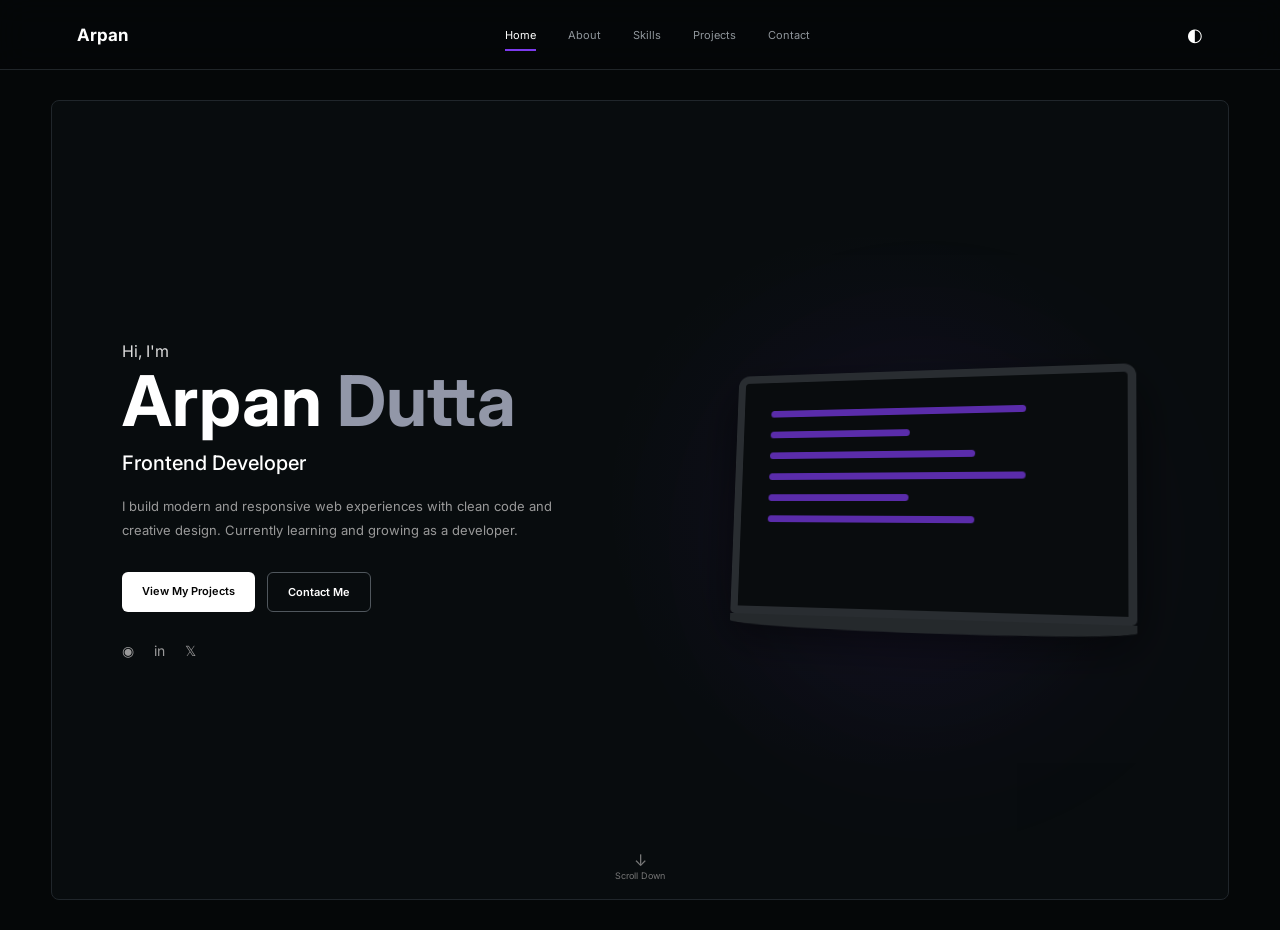
<file: index.html>
<!DOCTYPE html>
<html lang="en">

<head>
    <meta charset="UTF-8">
    <meta name="viewport" content="width=device-width, initial-scale=1.0">

    <title>Arpan | Frontend Developer</title>

    <link rel="stylesheet" href="style.css">

    <link
        href="https://fonts.googleapis.com/css2?family=Inter:wght@400;500;600;700&display=swap"
        rel="stylesheet">
</head>

<body>

    <!-- NAVBAR -->

    <header class="navbar">

        <a href="index.html" class="logo">
            Arpan
        </a>

        <nav>
            <a href="index.html" class="active">Home</a>
            <a href="about.html">About</a>
            <a href="skills.html">Skills</a>
            <a href="projects.html">Projects</a>
            <a href="contact.html">Contact</a>
        </nav>

        <div class="theme-icon">
            ◐
        </div>

    </header>


    <!-- HOME -->

    <main>

        <section class="home">

            <div class="home-content">

                <p class="intro">
                    Hi, I'm
                </p>

                <h1>
                    Arpan <span>Dutta</span>
                </h1>

                <h2>
                    Frontend Developer
                </h2>

                <p class="home-description">
                    I build modern and responsive web experiences
                    with clean code and creative design.
                    Currently learning and growing as a developer.
                </p>


                <div class="home-buttons">

                    <a href="projects.html" class="btn primary-btn">
                        View My Projects
                    </a>

                    <a href="contact.html" class="btn secondary-btn">
                        Contact Me
                    </a>

                </div>


                <div class="social-links">

                    <a href="#">◉</a>
                    <a href="#">in</a>
                    <a href="#">𝕏</a>

                </div>

            </div>


            <!-- LAPTOP -->

            <div class="home-visual">

                <div class="glow"></div>

                <div class="laptop">

                    <div class="laptop-screen">

                        <div class="code-line"></div>
                        <div class="code-line short"></div>
                        <div class="code-line medium"></div>
                        <div class="code-line"></div>
                        <div class="code-line short"></div>
                        <div class="code-line medium"></div>

                    </div>

                    <div class="laptop-base"></div>

                </div>

            </div>


            <div class="scroll-down">
                ↓
                <small>Scroll Down</small>
            </div>

        </section>

    </main>

</body>

</html>
</file>
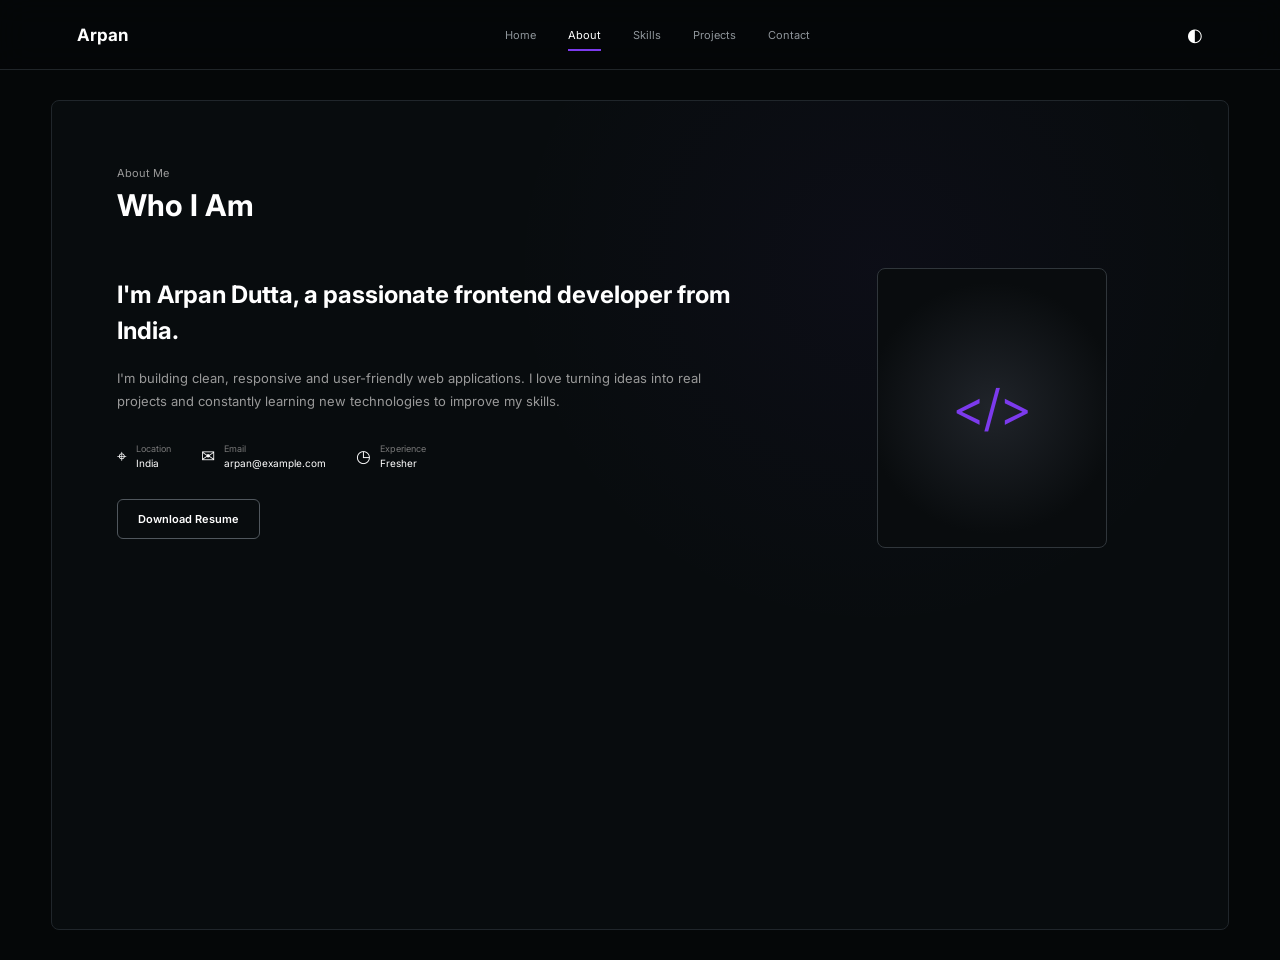
<file: about.html>
<!DOCTYPE html>
<html lang="en">

<head>

    <meta charset="UTF-8">
    <meta name="viewport" content="width=device-width, initial-scale=1.0">

    <title>About | Arpan</title>

    <link rel="stylesheet" href="style.css">

    <link
        href="https://fonts.googleapis.com/css2?family=Inter:wght@400;500;600;700&display=swap"
        rel="stylesheet">

</head>

<body>

    <!-- NAVBAR -->

    <header class="navbar">

        <a href="index.html" class="logo">
            Arpan
        </a>

        <nav>

            <a href="index.html">Home</a>

            <a href="about.html" class="active">
                About
            </a>

            <a href="skills.html">
                Skills
            </a>

            <a href="projects.html">
                Projects
            </a>

            <a href="contact.html">
                Contact
            </a>

        </nav>

        <div class="theme-icon">
            ◐
        </div>

    </header>


    <!-- ABOUT -->

    <main>

        <section class="page-section">

            <div class="section-heading">

                <p>
                    About Me
                </p>

                <h1>
                    Who I Am
                </h1>

            </div>


            <div class="about-container">


                <div class="about-content">

                    <h2>
                        I'm Arpan Dutta, a passionate
                        frontend developer from India.
                    </h2>

                    <p>
                        I'm building clean, responsive and
                        user-friendly web applications.
                        I love turning ideas into real projects
                        and constantly learning new technologies
                        to improve my skills.
                    </p>


                    <div class="about-details">


                        <div class="detail">

                            <span>⌖</span>

                            <div>
                                <small>Location</small>
                                <p>India</p>
                            </div>

                        </div>


                        <div class="detail">

                            <span>✉</span>

                            <div>
                                <small>Email</small>
                                <p>arpan@example.com</p>
                            </div>

                        </div>


                        <div class="detail">

                            <span>◷</span>

                            <div>
                                <small>Experience</small>
                                <p>Fresher</p>
                            </div>

                        </div>

                    </div>


                    <a href="#" class="btn secondary-btn">
                        Download Resume
                    </a>

                </div>


                <div class="profile-card">

                    <div class="profile-placeholder">
                        &lt;/&gt;
                    </div>

                </div>

            </div>

        </section>

    </main>

</body>

</html>
</file>
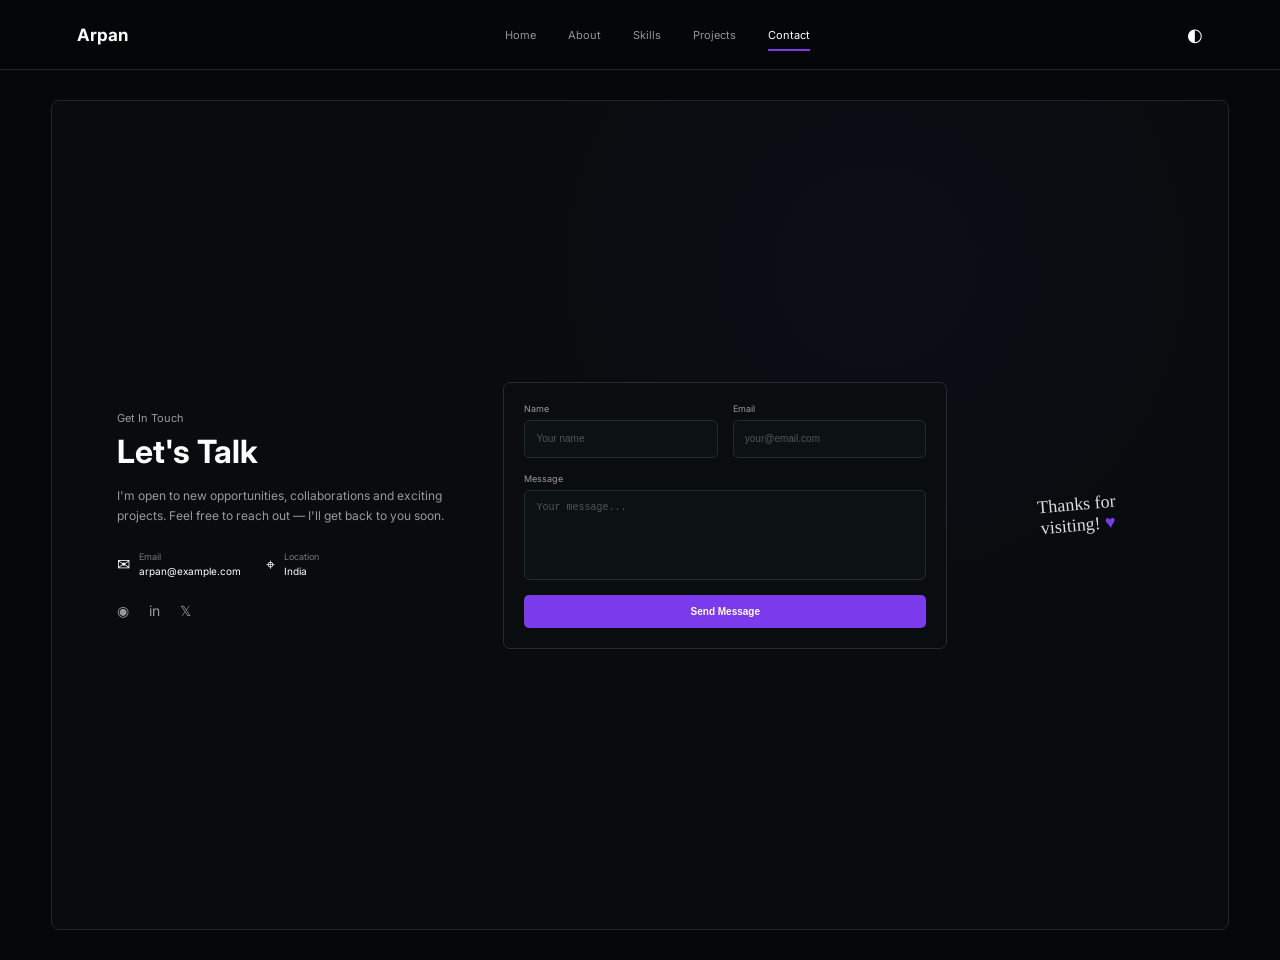
<file: contact.html>
<!DOCTYPE html>
<html lang="en">

<head>

    <meta charset="UTF-8">
    <meta name="viewport" content="width=device-width, initial-scale=1.0">

    <title>Contact | Arpan</title>

    <link rel="stylesheet" href="style.css">

    <link
        href="https://fonts.googleapis.com/css2?family=Inter:wght@400;500;600;700&display=swap"
        rel="stylesheet">

</head>

<body>

    <!-- NAVBAR -->

    <header class="navbar">

        <a href="index.html" class="logo">
            Arpan
        </a>

        <nav>

            <a href="index.html">
                Home
            </a>

            <a href="about.html">
                About
            </a>

            <a href="skills.html">
                Skills
            </a>

            <a href="projects.html">
                Projects
            </a>

            <a href="contact.html" class="active">
                Contact
            </a>

        </nav>

        <div class="theme-icon">
            ◐
        </div>

    </header>


    <!-- CONTACT -->

    <main>

        <section class="page-section contact-page">


            <!-- LEFT -->

            <div class="contact-left">

                <p class="section-small">
                    Get In Touch
                </p>

                <h1>
                    Let's Talk
                </h1>

                <p class="contact-description">
                    I'm open to new opportunities, collaborations
                    and exciting projects. Feel free to reach out —
                    I'll get back to you soon.
                </p>


                <div class="contact-info">


                    <div class="info-item">

                        <span>✉</span>

                        <div>

                            <small>
                                Email
                            </small>

                            <p>
                                arpan@example.com
                            </p>

                        </div>

                    </div>


                    <div class="info-item">

                        <span>⌖</span>

                        <div>

                            <small>
                                Location
                            </small>

                            <p>
                                India
                            </p>

                        </div>

                    </div>


                </div>


                <div class="social-links">

                    <a href="#">◉</a>

                    <a href="#">in</a>

                    <a href="#">𝕏</a>

                </div>

            </div>


            <!-- FORM -->

            <div class="contact-form">

                <form>

                    <div class="form-row">


                        <div class="form-group">

                            <label for="name">
                                Name
                            </label>

                            <input
                                type="text"
                                id="name"
                                placeholder="Your name"
                            >

                        </div>


                        <div class="form-group">

                            <label for="email">
                                Email
                            </label>

                            <input
                                type="email"
                                id="email"
                                placeholder="your@email.com"
                            >

                        </div>


                    </div>


                    <div class="form-group">

                        <label for="message">
                            Message
                        </label>

                        <textarea
                            id="message"
                            placeholder="Your message..."
                        ></textarea>

                    </div>


                    <button type="submit">
                        Send Message
                    </button>

                </form>

            </div>


            <!-- RIGHT -->

            <div class="contact-thanks">

                <p>
                    Thanks for<br>
                    visiting! <span>♥</span>
                </p>

            </div>


        </section>

    </main>

</body>

</html>
</file>
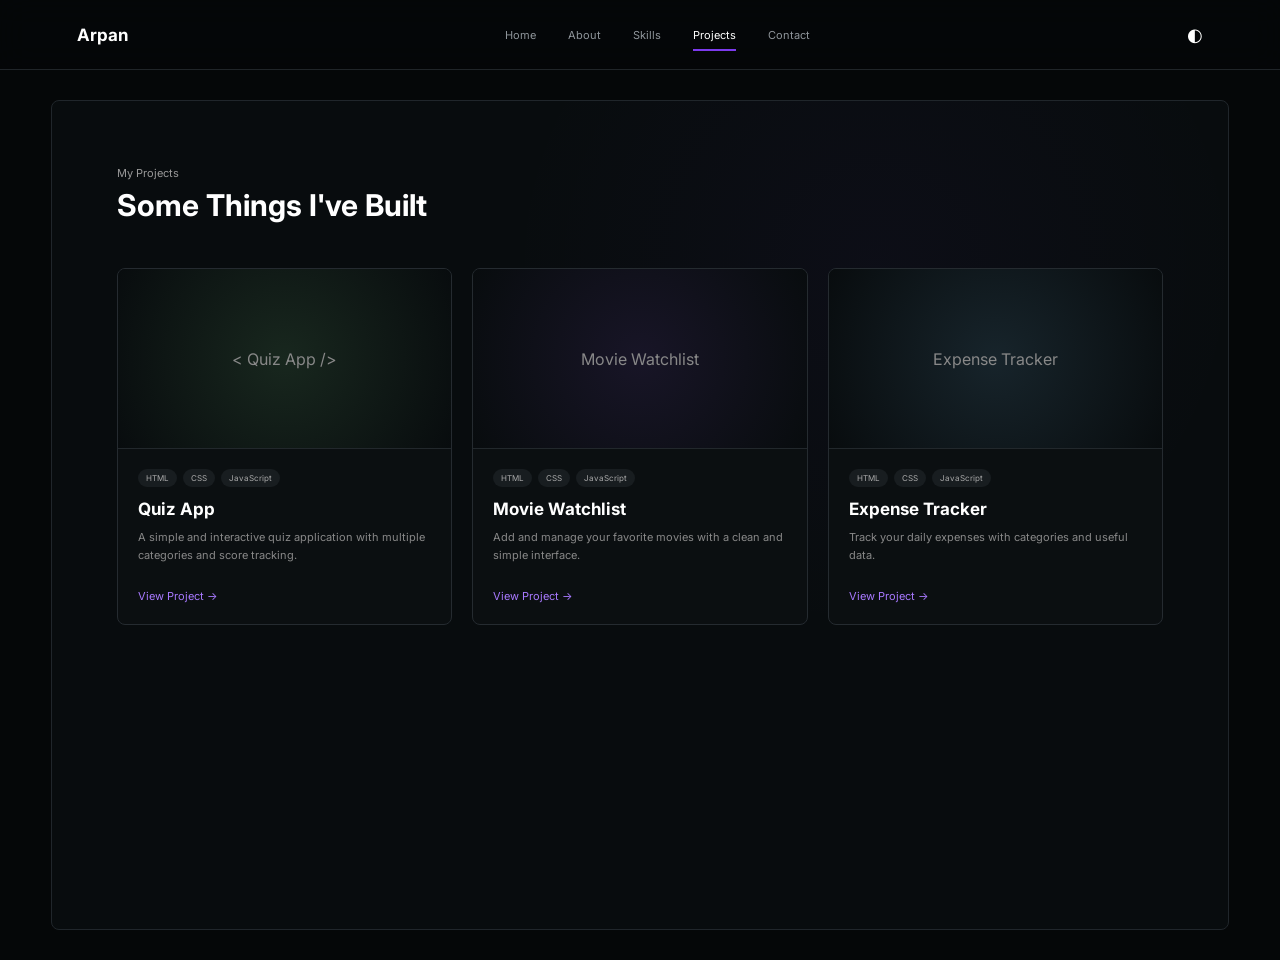
<file: projects.html>
<!DOCTYPE html>
<html lang="en">

<head>

    <meta charset="UTF-8">
    <meta name="viewport" content="width=device-width, initial-scale=1.0">

    <title>Projects | Arpan</title>

    <link rel="stylesheet" href="style.css">

    <link
        href="https://fonts.googleapis.com/css2?family=Inter:wght@400;500;600;700&display=swap"
        rel="stylesheet">

</head>

<body>

    <!-- NAVBAR -->

    <header class="navbar">

        <a href="index.html" class="logo">
            Arpan
        </a>

        <nav>

            <a href="index.html">
                Home
            </a>

            <a href="about.html">
                About
            </a>

            <a href="skills.html">
                Skills
            </a>

            <a href="projects.html" class="active">
                Projects
            </a>

            <a href="contact.html">
                Contact
            </a>

        </nav>

        <div class="theme-icon">
            ◐
        </div>

    </header>


    <!-- PROJECTS -->

    <main>

        <section class="page-section">

            <div class="section-heading">

                <p>
                    My Projects
                </p>

                <h1>
                    Some Things I've Built
                </h1>

            </div>


            <div class="projects-grid">


                <!-- QUIZ -->

                <article class="project-card">

                    <div class="project-image quiz-image">

                        <span>
                            &lt; Quiz App /&gt;
                        </span>

                    </div>


                    <div class="project-content">

                        <div class="project-tags">

                            <span>HTML</span>
                            <span>CSS</span>
                            <span>JavaScript</span>

                        </div>

                        <h2>
                            Quiz App
                        </h2>

                        <p>
                            A simple and interactive quiz
                            application with multiple categories
                            and score tracking.
                        </p>

                        <a href="#">
                            View Project →
                        </a>

                    </div>

                </article>


                <!-- MOVIE -->

                <article class="project-card">

                    <div class="project-image movie-image">

                        <span>
                            Movie Watchlist
                        </span>

                    </div>


                    <div class="project-content">

                        <div class="project-tags">

                            <span>HTML</span>
                            <span>CSS</span>
                            <span>JavaScript</span>

                        </div>

                        <h2>
                            Movie Watchlist
                        </h2>

                        <p>
                            Add and manage your favorite movies
                            with a clean and simple interface.
                        </p>

                        <a href="#">
                            View Project →
                        </a>

                    </div>

                </article>


                <!-- EXPENSE -->

                <article class="project-card">

                    <div class="project-image expense-image">

                        <span>
                            Expense Tracker
                        </span>

                    </div>


                    <div class="project-content">

                        <div class="project-tags">

                            <span>HTML</span>
                            <span>CSS</span>
                            <span>JavaScript</span>

                        </div>

                        <h2>
                            Expense Tracker
                        </h2>

                        <p>
                            Track your daily expenses with
                            categories and useful data.
                        </p>

                        <a href="#">
                            View Project →
                        </a>

                    </div>

                </article>


            </div>

        </section>

    </main>

</body>

</html>
</file>
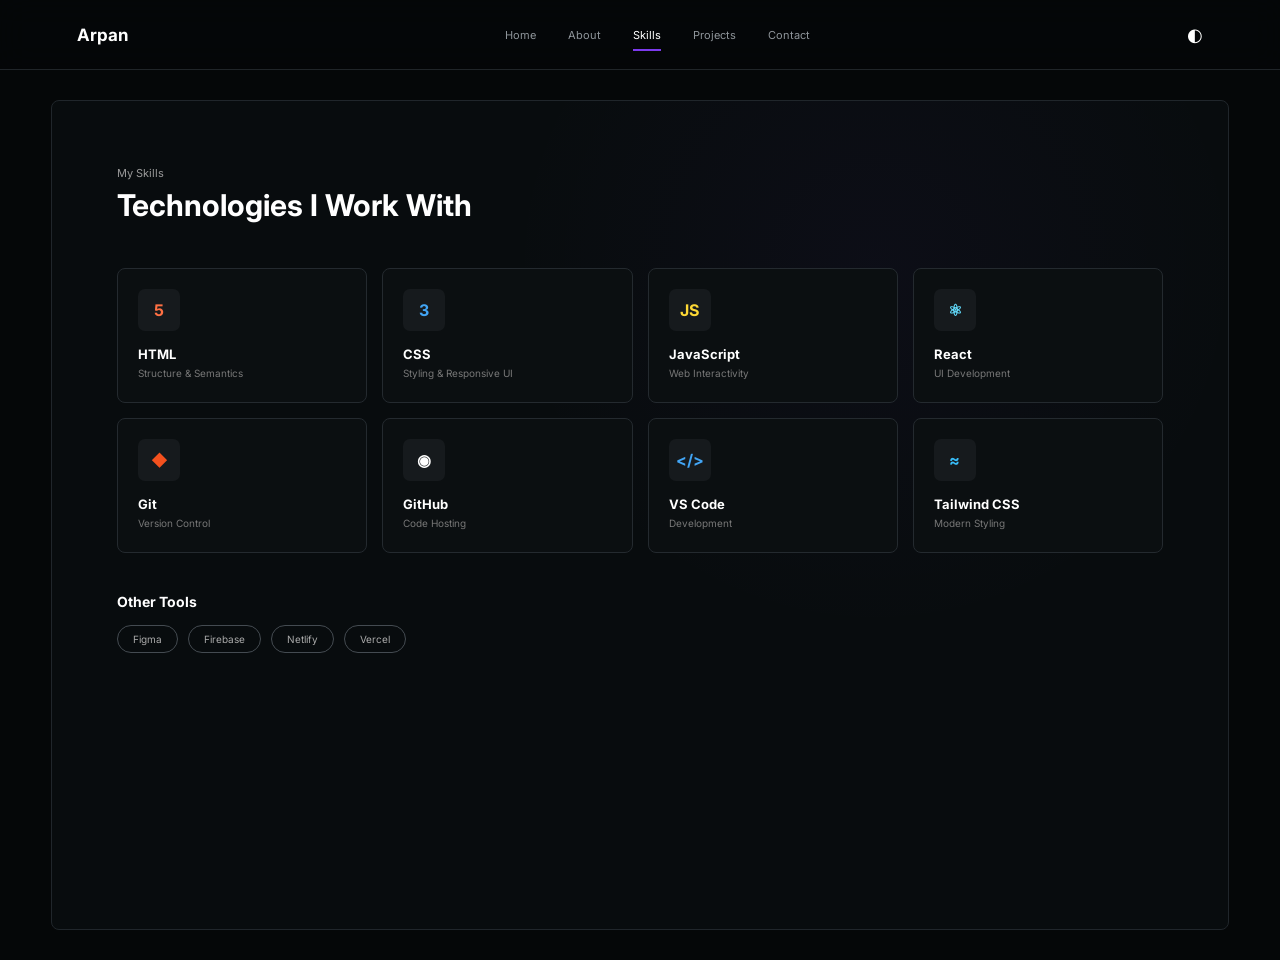
<file: skills.html>
<!DOCTYPE html>
<html lang="en">

<head>

    <meta charset="UTF-8">
    <meta name="viewport" content="width=device-width, initial-scale=1.0">

    <title>Skills | Arpan</title>

    <link rel="stylesheet" href="style.css">

    <link
        href="https://fonts.googleapis.com/css2?family=Inter:wght@400;500;600;700&display=swap"
        rel="stylesheet">

</head>

<body>

    <!-- NAVBAR -->

    <header class="navbar">

        <a href="index.html" class="logo">
            Arpan
        </a>

        <nav>

            <a href="index.html">Home</a>

            <a href="about.html">About</a>

            <a href="skills.html" class="active">
                Skills
            </a>

            <a href="projects.html">
                Projects
            </a>

            <a href="contact.html">
                Contact
            </a>

        </nav>

        <div class="theme-icon">
            ◐
        </div>

    </header>


    <!-- SKILLS -->

    <main>

        <section class="page-section">

            <div class="section-heading">

                <p>
                    My Skills
                </p>

                <h1>
                    Technologies I Work With
                </h1>

            </div>


            <div class="skills-grid">


                <div class="skill-card">

                    <div class="skill-icon html">
                        5
                    </div>

                    <h3>
                        HTML
                    </h3>

                    <p>
                        Structure & Semantics
                    </p>

                </div>


                <div class="skill-card">

                    <div class="skill-icon css">
                        3
                    </div>

                    <h3>
                        CSS
                    </h3>

                    <p>
                        Styling & Responsive UI
                    </p>

                </div>


                <div class="skill-card">

                    <div class="skill-icon javascript">
                        JS
                    </div>

                    <h3>
                        JavaScript
                    </h3>

                    <p>
                        Web Interactivity
                    </p>

                </div>


                <div class="skill-card">

                    <div class="skill-icon react">
                        ⚛
                    </div>

                    <h3>
                        React
                    </h3>

                    <p>
                        UI Development
                    </p>

                </div>


                <div class="skill-card">

                    <div class="skill-icon git">
                        ◆
                    </div>

                    <h3>
                        Git
                    </h3>

                    <p>
                        Version Control
                    </p>

                </div>


                <div class="skill-card">

                    <div class="skill-icon github">
                        ◉
                    </div>

                    <h3>
                        GitHub
                    </h3>

                    <p>
                        Code Hosting
                    </p>

                </div>


                <div class="skill-card">

                    <div class="skill-icon vscode">
                        &lt;/&gt;
                    </div>

                    <h3>
                        VS Code
                    </h3>

                    <p>
                        Development
                    </p>

                </div>


                <div class="skill-card">

                    <div class="skill-icon tailwind">
                        ≈
                    </div>

                    <h3>
                        Tailwind CSS
                    </h3>

                    <p>
                        Modern Styling
                    </p>

                </div>

            </div>


            <!-- OTHER TOOLS -->

            <div class="other-tools">

                <h3>
                    Other Tools
                </h3>

                <div class="tool-list">

                    <span>Figma</span>
                    <span>Firebase</span>
                    <span>Netlify</span>
                    <span>Vercel</span>

                </div>

            </div>

        </section>

    </main>

</body>

</html>
</file>
<file: style.css>
/* =========================================
   RESET
========================================= */

* {
    margin: 0;
    padding: 0;
    box-sizing: border-box;
}

html {
    scroll-behavior: smooth;
}

body {
    background: #050708;
    color: #ffffff;
    font-family: "Inter", sans-serif;
    overflow-x: hidden;
}

a {
    text-decoration: none;
    color: inherit;
}


/* =========================================
   NAVBAR
========================================= */

.navbar {
    position: sticky;
    top: 0;
    z-index: 1000;

    height: 70px;

    padding: 0 6%;

    display: flex;
    align-items: center;
    justify-content: space-between;

    background: rgba(5, 7, 8, 0.88);

    border-bottom: 1px solid #202529;

    backdrop-filter: blur(15px);
}

.logo {
    font-size: 17px;
    font-weight: 700;

    transition: 0.3s;
}

.logo:hover {
    color: #a879ff;
}

.navbar nav {
    display: flex;
    gap: 32px;
}

.navbar nav a {
    position: relative;

    color: #8f959b;

    font-size: 11px;

    transition: 0.3s;
}

.navbar nav a:hover,
.navbar nav a.active {
    color: #ffffff;
}

.navbar nav a::after {
    content: "";

    position: absolute;

    width: 0;
    height: 2px;

    left: 50%;
    bottom: -9px;

    background: #7c3aed;

    transition: 0.3s;
}

.navbar nav a:hover::after,
.navbar nav a.active::after {
    width: 100%;
    left: 0;
}

.theme-icon {
    font-size: 18px;

    color: #ffffff;

    cursor: pointer;

    transition: 0.3s;
}

.theme-icon:hover {
    color: #7c3aed;

    transform: rotate(30deg);
}


/* =========================================
   COMMON PAGE
========================================= */

.page-section {
    width: 92%;
    max-width: 1200px;

    min-height: calc(100vh - 70px);

    margin: 30px auto;

    padding: 65px;

    border: 1px solid #20262b;

    border-radius: 8px;

    background:
        radial-gradient(
            circle at 70% 20%,
            rgba(124, 58, 237, 0.04),
            transparent 35%
        ),
        #080c0e;

    animation: pageEnter 0.7s ease;
}

.section-heading {
    margin-bottom: 45px;
}

.section-heading p,
.section-small {
    color: #999999;

    font-size: 11px;

    margin-bottom: 7px;
}

.section-heading h1 {
    font-size: 30px;
}


/* =========================================
   HOME
========================================= */

.home {
    width: 92%;
    max-width: 1250px;

    min-height: calc(100vh - 100px);

    margin: 30px auto;

    padding: 70px;

    position: relative;

    display: flex;
    align-items: center;
    justify-content: space-between;

    border: 1px solid #20262b;

    border-radius: 8px;

    overflow: hidden;

    background:
        radial-gradient(
            circle at 70% 50%,
            rgba(124, 58, 237, 0.05),
            transparent 30%
        ),
        #080c0e;
}

.home-content {
    width: 50%;

    animation: slideLeft 0.9s ease;
}

.intro {
    color: #dddddd;

    font-size: 16px;

    margin-bottom: 5px;
}

.home h1 {
    font-size: clamp(45px, 6vw, 70px);

    line-height: 1;

    margin-bottom: 15px;
}

.home h1 span {
    color: #9297a8;
}

.home h2 {
    font-size: 20px;

    font-weight: 500;

    margin-bottom: 20px;
}

.home-description {
    max-width: 430px;

    color: #999999;

    font-size: 13px;

    line-height: 1.8;

    margin-bottom: 30px;
}

.home-buttons {
    display: flex;

    gap: 12px;

    margin-bottom: 30px;
}

.btn {
    padding: 12px 20px;

    border-radius: 6px;

    font-size: 11px;

    font-weight: 600;

    display: inline-block;

    transition: 0.3s;
}

.primary-btn {
    background: #ffffff;

    color: #050505;
}

.primary-btn:hover {
    transform: translateY(-3px);

    box-shadow:
        0 10px 30px rgba(255,255,255,0.12);
}

.secondary-btn {
    border: 1px solid #50575d;

    color: #ffffff;
}

.secondary-btn:hover {
    border-color: #7c3aed;

    transform: translateY(-3px);
}

.social-links {
    display: flex;

    gap: 20px;
}

.social-links a {
    color: #999999;

    font-size: 14px;

    transition: 0.3s;
}

.social-links a:hover {
    color: #7c3aed;

    transform: translateY(-4px);
}


/* =========================================
   LAPTOP
========================================= */

.home-visual {
    width: 45%;

    display: flex;

    justify-content: center;

    animation: floating 5s ease-in-out infinite;
}

.glow {
    position: absolute;

    width: 350px;
    height: 350px;

    border-radius: 50%;

    background: #7c3aed;

    opacity: 0.06;

    filter: blur(100px);
}

.laptop {
    width: 410px;

    position: relative;

    transform:
        perspective(800px)
        rotateY(-12deg)
        rotateX(5deg);
}

.laptop-screen {
    height: 250px;

    padding: 30px;

    border: 8px solid #292d31;

    border-radius: 12px 12px 5px 5px;

    background: #090c0e;

    box-shadow:
        0 20px 50px rgba(0,0,0,0.6);
}

.laptop-base {
    height: 14px;

    background: #25292c;

    border-radius: 0 0 50% 50%;
}

.code-line {
    width: 80%;

    height: 7px;

    margin-bottom: 15px;

    border-radius: 10px;

    background: #7c3aed;

    opacity: 0.7;

    animation: blink 2s infinite;
}

.code-line.short {
    width: 45%;
}

.code-line.medium {
    width: 65%;
}

.scroll-down {
    position: absolute;

    bottom: 18px;

    left: 50%;

    transform: translateX(-50%);

    color: #777777;

    text-align: center;

    animation: bounce 2s infinite;
}

.scroll-down small {
    display: block;

    font-size: 9px;
}


/* =========================================
   ABOUT
========================================= */

.about-container {
    display: grid;

    grid-template-columns: 1.3fr 0.7fr;

    gap: 70px;

    align-items: center;
}

.about-content h2 {
    max-width: 650px;

    font-size: 24px;

    line-height: 1.5;

    margin-bottom: 18px;
}

.about-content > p {
    max-width: 650px;

    color: #999999;

    font-size: 13px;

    line-height: 1.8;

    margin-bottom: 30px;
}

.about-details {
    display: flex;

    gap: 30px;

    margin-bottom: 30px;
}

.detail {
    display: flex;

    align-items: center;

    gap: 9px;
}

.detail > span {
    font-size: 17px;
}

.detail small {
    display: block;

    color: #777777;

    font-size: 9px;

    margin-bottom: 3px;
}

.detail p {
    font-size: 10px;
}

.profile-card {
    display: flex;

    justify-content: center;
}

.profile-placeholder {
    width: 230px;
    height: 280px;

    display: flex;

    align-items: center;
    justify-content: center;

    border: 1px solid #30363b;

    border-radius: 8px;

    background:
        radial-gradient(
            circle,
            #20242a,
            #090c0e 70%
        );

    color: #7c3aed;

    font-size: 50px;

    transition: 0.5s;
}

.profile-placeholder:hover {
    transform: scale(1.04);

    border-color: #7c3aed;

    box-shadow:
        0 15px 50px rgba(124,58,237,0.12);
}


/* =========================================
   SKILLS
========================================= */

.skills-grid {
    display: grid;

    grid-template-columns:
        repeat(4, 1fr);

    gap: 15px;
}

.skill-card {
    min-height: 135px;

    padding: 20px;

    border: 1px solid #242a2f;

    border-radius: 8px;

    background: #0b0f11;

    transition: 0.35s;
}

.skill-card:hover {
    transform: translateY(-8px);

    border-color: #7c3aed;

    box-shadow:
        0 12px 35px rgba(0,0,0,0.3);
}

.skill-icon {
    width: 42px;
    height: 42px;

    display: flex;

    align-items: center;
    justify-content: center;

    margin-bottom: 15px;

    border-radius: 7px;

    background: #161a1d;

    font-weight: 700;
}

.skill-card h3 {
    font-size: 13px;

    margin-bottom: 5px;
}

.skill-card p {
    color: #777777;

    font-size: 10px;
}

.html {
    color: #ff7043;
}

.css {
    color: #42a5f5;
}

.javascript {
    color: #fdd835;
}

.react {
    color: #61dafb;
}

.git {
    color: #f4511e;
}

.github {
    color: white;
}

.vscode {
    color: #42a5f5;
}

.tailwind {
    color: #38bdf8;
}

.other-tools {
    margin-top: 40px;
}

.other-tools h3 {
    font-size: 14px;

    margin-bottom: 15px;
}

.tool-list {
    display: flex;

    flex-wrap: wrap;

    gap: 10px;
}

.tool-list span {
    padding: 7px 15px;

    border: 1px solid #444b51;

    border-radius: 20px;

    color: #aaaaaa;

    font-size: 10px;

    transition: 0.3s;
}

.tool-list span:hover {
    border-color: #7c3aed;

    color: #ffffff;

    transform: translateY(-3px);
}


/* =========================================
   PROJECTS
========================================= */

.projects-grid {
    display: grid;

    grid-template-columns:
        repeat(3, 1fr);

    gap: 20px;
}

.project-card {
    overflow: hidden;

    border: 1px solid #252b30;

    border-radius: 8px;

    background: #0b0f11;

    transition: 0.4s;
}

.project-card:hover {
    transform: translateY(-9px);

    border-color: #7c3aed;

    box-shadow:
        0 15px 40px rgba(0,0,0,0.4);
}

.project-image {
    height: 180px;

    display: flex;

    align-items: center;
    justify-content: center;

    color: #888888;

    border-bottom: 1px solid #22282c;

    transition: 0.4s;
}

.project-card:hover .project-image {
    transform: scale(1.03);
}

.quiz-image {
    background:
        radial-gradient(
            circle,
            #18271e,
            #080c0e
        );
}

.movie-image {
    background:
        radial-gradient(
            circle,
            #181527,
            #080c0e
        );
}

.expense-image {
    background:
        radial-gradient(
            circle,
            #17242b,
            #080c0e
        );
}

.project-content {
    padding: 20px;
}

.project-tags {
    display: flex;

    gap: 6px;

    margin-bottom: 12px;
}

.project-tags span {
    padding: 4px 8px;

    border-radius: 10px;

    background: #181d20;

    color: #aaaaaa;

    font-size: 8px;
}

.project-content h2 {
    font-size: 17px;

    margin-bottom: 10px;
}

.project-content p {
    color: #888888;

    font-size: 11px;

    line-height: 1.6;

    margin-bottom: 20px;
}

.project-content a {
    color: #a879ff;

    font-size: 11px;

    transition: 0.3s;
}

.project-content a:hover {
    color: #ffffff;

    margin-left: 4px;
}


/* =========================================
   CONTACT
========================================= */

.contact-page {
    display: grid;

    grid-template-columns:
        1fr 1.3fr 0.5fr;

    gap: 45px;

    align-items: center;
}

.contact-left h1 {
    font-size: 32px;

    margin-bottom: 15px;
}

.contact-description {
    max-width: 350px;

    color: #999999;

    font-size: 12px;

    line-height: 1.7;

    margin-bottom: 25px;
}

.contact-info {
    display: flex;

    gap: 25px;

    margin-bottom: 25px;
}

.info-item {
    display: flex;

    align-items: center;

    gap: 9px;
}

.info-item > span {
    font-size: 16px;
}

.info-item small {
    display: block;

    color: #777777;

    font-size: 9px;

    margin-bottom: 3px;
}

.info-item p {
    font-size: 10px;
}


/* FORM */

.contact-form {
    padding: 20px;

    border: 1px solid #252b30;

    border-radius: 7px;

    background: #090d0f;
}

.form-row {
    display: grid;

    grid-template-columns: 1fr 1fr;

    gap: 15px;
}

.form-group {
    display: flex;

    flex-direction: column;

    margin-bottom: 15px;
}

.form-group label {
    color: #999999;

    font-size: 9px;

    margin-bottom: 6px;
}

.form-group input,
.form-group textarea {
    width: 100%;

    padding: 11px;

    border: 1px solid #242b30;

    border-radius: 5px;

    outline: none;

    background: #0c1113;

    color: white;

    font-size: 10px;

    transition: 0.3s;
}

.form-group input {
    height: 38px;
}

.form-group textarea {
    height: 90px;

    resize: none;
}

.form-group input:focus,
.form-group textarea:focus {
    border-color: #7c3aed;

    box-shadow:
        0 0 0 2px rgba(124,58,237,0.08);
}

.form-group input::placeholder,
.form-group textarea::placeholder {
    color: #555555;
}

.contact-form button {
    width: 100%;

    padding: 11px;

    border: none;

    border-radius: 5px;

    background: #7c3aed;

    color: white;

    font-size: 10px;

    font-weight: 600;

    cursor: pointer;

    transition: 0.3s;
}

.contact-form button:hover {
    background: #8b5cf6;

    transform: translateY(-3px);

    box-shadow:
        0 8px 25px rgba(124,58,237,0.25);
}

.contact-thanks {
    text-align: center;
}

.contact-thanks p {
    font-family: cursive;

    font-size: 18px;

    color: #dddddd;

    transform: rotate(-5deg);
}

.contact-thanks span {
    color: #7c3aed;
}


/* =========================================
   ANIMATIONS
========================================= */

@keyframes pageEnter {

    from {
        opacity: 0;
        transform: translateY(20px);
    }

    to {
        opacity: 1;
        transform: translateY(0);
    }
}

@keyframes slideLeft {

    from {
        opacity: 0;
        transform: translateX(-50px);
    }

    to {
        opacity: 1;
        transform: translateX(0);
    }
}

@keyframes floating {

    0%,
    100% {
        transform: translateY(0);
    }

    50% {
        transform: translateY(-12px);
    }
}

@keyframes bounce {

    0%,
    100% {
        transform:
            translateX(-50%)
            translateY(0);
    }

    50% {
        transform:
            translateX(-50%)
            translateY(8px);
    }
}

@keyframes blink {

    0%,
    100% {
        opacity: 0.35;
    }

    50% {
        opacity: 0.9;
    }
}


/* =========================================
   TABLET
========================================= */

@media (max-width: 900px) {

    .navbar {
        padding: 0 4%;
    }

    .navbar nav {
        gap: 16px;
    }

    .home {
        padding: 50px;
    }

    .home-visual {
        display: none;
    }

    .home-content {
        width: 100%;
    }

    .about-container {
        grid-template-columns: 1fr;
    }

    .profile-card {
        order: -1;
    }

    .skills-grid {
        grid-template-columns:
            repeat(2, 1fr);
    }

    .projects-grid {
        grid-template-columns:
            repeat(2, 1fr);
    }

    .contact-page {
        grid-template-columns: 1fr 1fr;
    }

    .contact-thanks {
        display: none;
    }
}


/* =========================================
   MOBILE
========================================= */

@media (max-width: 600px) {

    .navbar {
        height: 60px;
    }

    .navbar nav {
        display: none;
    }

    .home {
        width: 94%;

        padding: 45px 25px;

        min-height: calc(100vh - 90px);
    }

    .home h1 {
        font-size: 43px;
    }

    .home h2 {
        font-size: 17px;
    }

    .home-buttons {
        flex-direction: column;

        align-items: flex-start;
    }

    .page-section {
        width: 94%;

        padding: 35px 22px;
    }

    .section-heading h1 {
        font-size: 24px;
    }

    .about-content h2 {
        font-size: 19px;
    }

    .about-details {
        flex-direction: column;

        gap: 15px;
    }

    .skills-grid {
        grid-template-columns:
            1fr 1fr;

        gap: 10px;
    }

    .projects-grid {
        grid-template-columns: 1fr;
    }

    .contact-page {
        grid-template-columns: 1fr;
    }

    .contact-info {
        flex-direction: column;

        gap: 15px;
    }

    .form-row {
        grid-template-columns: 1fr;

        gap: 0;
    }

    .contact-form {
        padding: 15px;
    }

    .contact-thanks {
        display: block;
    }
}
</file>
